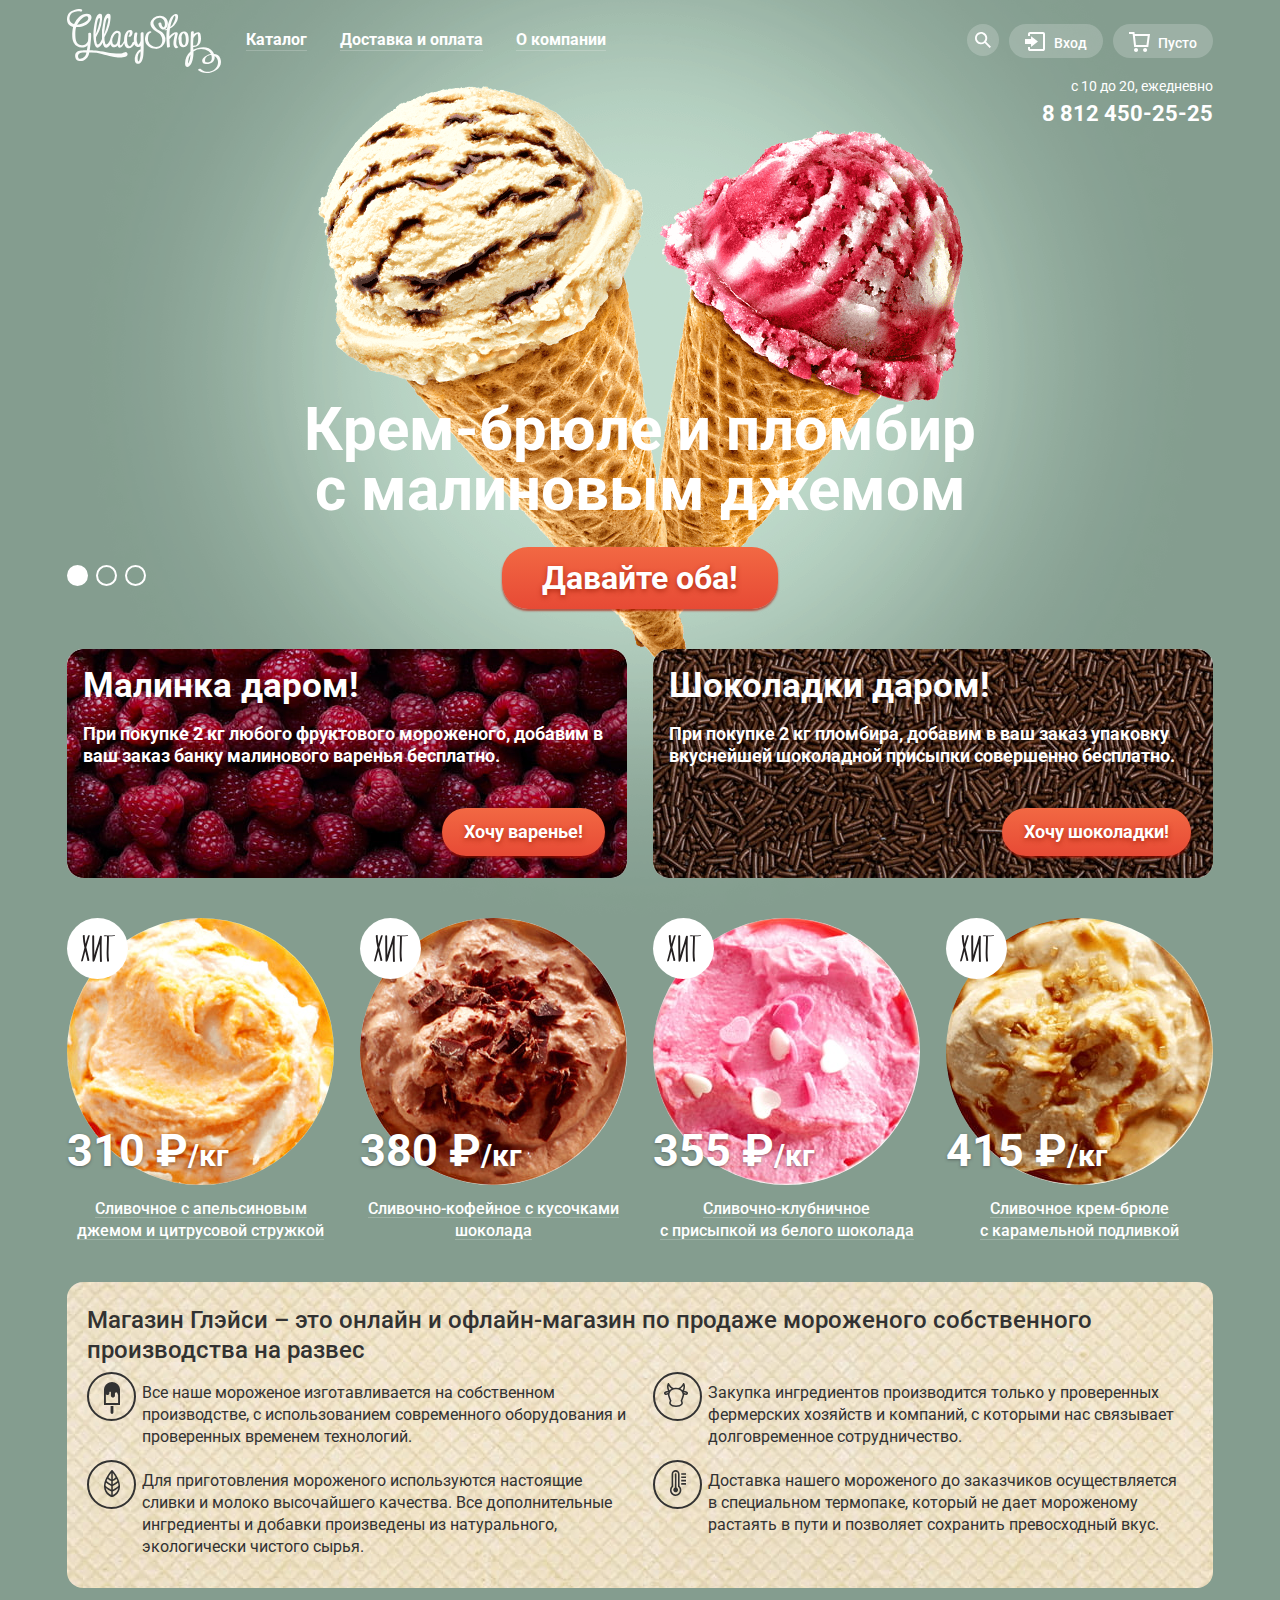
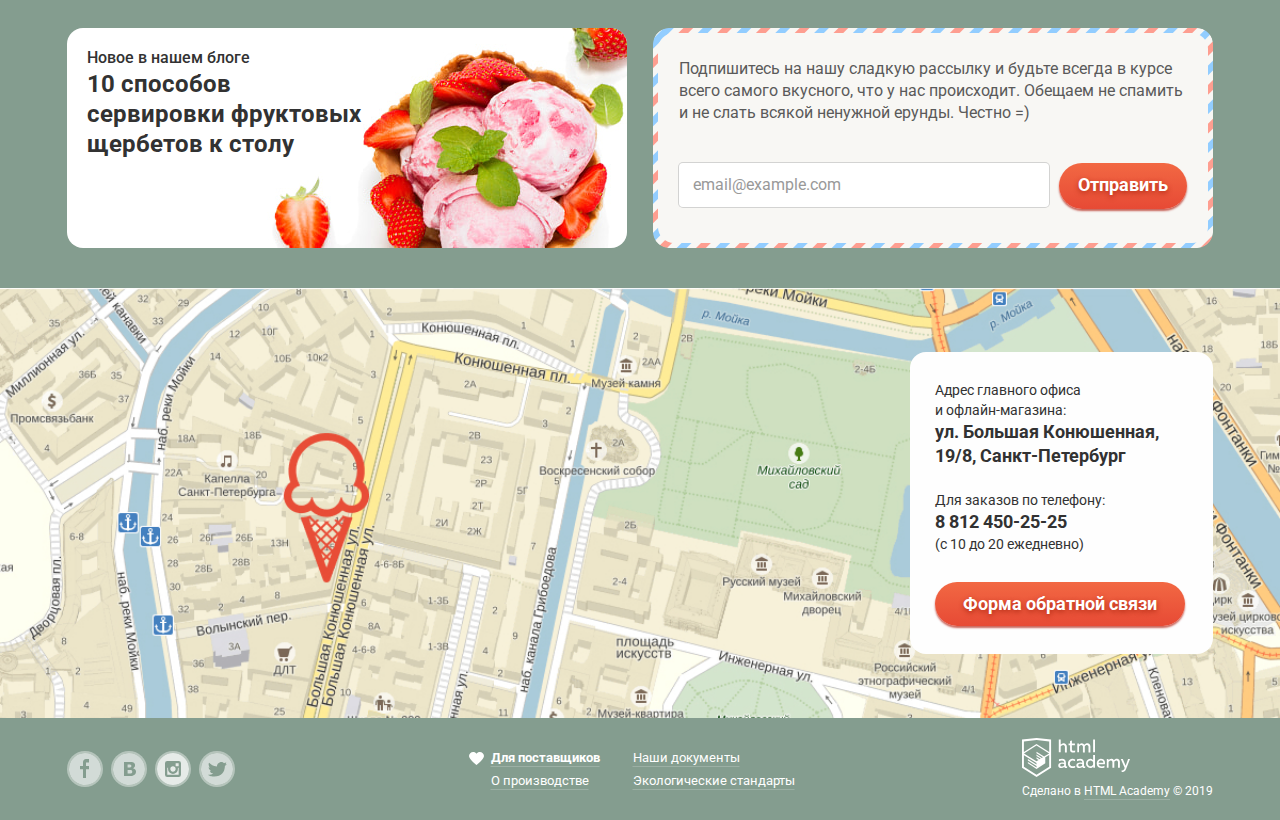
<file: index.html>
<!DOCTYPE html>
<html class="page" lang="ru">

<head>
  <meta charset="utf-8">
  <title>HTML Academy: Глейси</title>
  <link href="https://fonts.googleapis.com/css2?family=Roboto:wght@400;500;700&display=swap" rel="stylesheet">
  <link href="css/normalize.css" rel="stylesheet">
  <link href="css/style.min.css" rel="stylesheet">
</head>

<body class="index-1 page-body">
  <header class="header">
    <div class="container">
      <div class="header__top">
        <div class="header__logo">
          <a class="logo-link">
            <img src="img/logo.svg" width="154" height="64" alt="Логотип Глейси">
          </a>
        </div>
        <nav class="nav">
          <ul class="nav__list list">
            <li class="nav__item dropdown">
              <a class="link nav__link" href="#">Каталог</a>
              <section class="dropdown__menu dropdown__menu--sub-nav">
                <div class="sub-nav">
                  <h2 class="sub-nav__title">
                  <strong>Новинки</strong>
                  </h2>
                  <div class="sub-nav__items">
                    <a class="sub-nav__link" href="catalog.html">Сливочное</a>
                    <a class="sub-nav__link" href="">Щербеты</a>
                    <a class="sub-nav__link" href="">Фруктовый лед</a>
                    <a class="sub-nav__link" href="">Малорин</a>
                  </div>
                </div>
              </section>
            </li>
            <li class="nav__item">
              <a class="link nav__link" href="#">Доставка и оплата</a>
            </li>
            <li class="nav__item">
              <a class="link nav__link" href="#">О компании</a>
            </li>
          </ul>
        </nav>
        <div class="user-nav">
          <div class="user-nav__item dropdown">
            <a class="user-nav__link search" href="search.html" aria-label="Поиск"></a>
            <section class="dropdown__menu">
              <form class="search-form" action="https://echo.htmlacademy.ru" method="get">
                <label class="field-text" aria-label="Форма поиска">
                  <input class="field-text__input" type="search" name="search" placeholder="крем-брюле">
                </label>
              </form>
            </section>
          </div>
          <div class="user-nav__item dropdown">
            <a class="user-nav__link login" href="login.html">Вход</a>
            <section class="dropdown__menu">
              <form class="login-form" action="https://echo.htmlacademy.ru" method="post">
                <h2 class="visually-hidden">Личный кабинет</h2>
                <p class="login-form__item">
                  <label class="field-text" aria-label="Введите e-mail">
                    <input class="field-text__input" type="email" name="e-mail" placeholder="email@example.com" required>
                  </label>
                </p>
                <p class="login-form__item">
                  <label class="field-text" aria-label="Введите пароль">
                    <input class="field-text__input" type="password" name="password" placeholder="......" required>
                  </label>
                </p>
                <p class="login-form__half">
                  <button class="btn login-form__button" type="submit">Войти</button>
                </p>
                <p class="login-form__half">
                  <a class="link-dark login-form__link" href="">Забыли пароль?</a>
                  <a class="link-dark login-form__link" href="">Новая регистрация</a>
                </p>
              </form>
            </section>
          </div>
          <div class="user-nav__item dropdown">
            <a class="user-nav__link cart-empty" href="cart.html">Пусто
            </a>
          </div>
        </div>
      </div>
      <div class="header-contacts">
        <p class="header-contacts__schedule">с 10 до 20, ежедневно</p>
        <a class="header-contacts__tel" href="tel:+78124502525" aria-label="Номер телефона">8 812 450-25-25</a>
      </div>
    </div>
  </header>
  <main class="main">
    <h1 class="visually-hidden">Магазин мороженого Глейси</h1>
    <section class="slider">
      <div class="container">
        <div class="slider__content">
          <div class="slider__slides">
            <div class="slider__item slide slide--current">
              <p class="slide__text">Крем-брюле и пломбир с малиновым джемом</p>
              <a class="btn slide__button" href="">Давайте оба!</a>
            </div>
            <div class="slider__item slide">
              <p class="slide__text">Шоколадный пломбир и лимонный сорбет</p>
              <a class="btn slide__button" href="">Давайте оба!</a>
            </div>
            <div class="slider__item slide">
              <p class="slide__text">Пломбир с помадкой и клубничный щербет</p>
             <a class="btn slide__button" href="">Давайте оба!</a>
            </div>
          </div>
          <div class="slider__controls">
            <button class="slider__button slider__button--current" type="button" data-number="1" aria-label="Первый слайд"></button>
            <button class="slider__button" type="button" data-number="2" aria-label="Второй слайд"></button>
            <button class="slider__button" type="button" data-number="3" aria-label="Третий слайд"></button>
          </div>
        </div>
      </div>
    </section>
    <section class="banner">
      <div class="container">
        <div class="banner__content">
          <h2 class="visually-hidden">Акции</h2>
          <article class="promo promo--bg-left">
            <h3 class="promo__title">Малинка даром!</h3>
            <p class="promo__text">При покупке 2 кг любого фруктового мороженого, добавим в ваш заказ банку малинового варенья бесплатно.</p>
            <p class="promo__button-box">
              <a class="btn promo__button" href="">Хочу варенье!</a>
            </p>
          </article>
          <article class="promo promo--bg-right">
              <h3 class="promo__title">Шоколадки даром!</h3>
              <p class="promo__text">При покупке 2 кг пломбира, добавим в ваш заказ упаковку вкуснейшей шоколадной присыпки совершенно бесплатно.</p>
              <p class="promo__button-box">
                <a class="btn promo__button" href="">Хочу шоколадки!</a>
              </p>
          </article>
        </div>
      </div>
    </section>
    <section class="products-catalog">
      <div class="container products-catalog__container">
        <h2 class="visually-hidden">Хиты продаж</h2>
        <div class="products-catalog__cards">
          <article class="product product--hit">
            <img class="product__img" src="img/ic-1.jpg" alt="Мороженное с апельсиновым джемом" width="267" height="267">
            <h3 class="product__title">
              <a class="link product__link" href="#">Сливочное с апельсиновым джемом и цитрусовой стружкой</a>
            </h3>
            <p class="product__cost">310 ₽<span class="product__weight">/кг</span></p>
            <a class="btn product__button">Быстрый просмотр</a>
          </article>
          <article class="product product--hit">
            <img class="product__img" src="img/ic-2.jpg" alt="Кофейное мороженное с шоколадной стружкой" width="267" height="267">
            <h3 class="product__title">
              <a href="" class="link product__link">Сливочно-кофейное с кусочками шоколада</a>
            </h3>
            <p class="product__cost">380 ₽<span class="product__weight">/кг</span></p>
            <a class="btn product__button">Быстрый просмотр</a>
          </article>
          <article class="product product--hit">
            <img class="product__img" src="img/ic-3.jpg" alt="Клубничное мороженное с сердечками из белого шоколада" width="267" height="267">
            <h3 class="product__title">
              <a href="" class="link product__link">Сливочно-клубничное с&nbsp;присыпкой из белого шоколада</a>
            </h3>
            <p class="product__cost">355 ₽<span class="product__weight">/кг</span></p>
            <a class="btn product__button">Быстрый просмотр</a>
          </article>
          <article class="product product--hit">
            <img class="product__img" src="img/ic-4.jpg" alt="Крем-брюле с карамельное подливкой" width="267" height="267">
            <h3 class="product__title">
              <a href="" class="link product__link">Сливочное крем-брюле с&nbsp;карамельной подливкой</a>
            </h3>
            <p class="product__cost">415 ₽<span class="product__weight">/кг</span></p>
            <a class="btn product__button">Быстрый просмотр</a>
          </article>
        </div>
      </div>
    </section>
    <section class="about">
      <div class="container">
        <div class="about__content">
          <h2 class="about__title">Магазин Глэйси – это онлайн и офлайн-магазин по продаже мороженого собственного производства на развес</h2>
          <div class="about__wrapper">
            <p class="about__item about__item--icon-1">Все наше мороженое изготавливается на собственном производстве, с использованием современного оборудования и проверенных временем технологий.
            </p>
            <p class="about__item about__item--icon-2">Закупка ингредиентов производится только у проверенных фермерских хозяйств и компаний, с которыми нас связывает долговременное сотрудничество.
            </p>
            <p class="about__item about__item--icon-3">Для приготовления мороженого используются настоящие сливки и молоко высочайшего качества. Все дополнительные ингредиенты и добавки произведены из натурального, экологически чистого сырья.
            </p>
            <p class="about__item about__item--icon-4">Доставка нашего мороженого до заказчиков осуществляется в&nbsp;специальном термопаке, который не дает мороженому растаять в пути и позволяет cохранить превосходный вкус.
            </p>
          </div>
        </div>
      </div>
    </section>
    <section class="banner">
      <div class="container">
        <div class="banner__content">
          <h2 class="visually-hidden">Блог и рассылка</h2>
          <article class="blog">
            <h3 class="blog__title">Новое в нашем блоге</h3>
            <div class="blog__news">
              <a class="link-dark blog__link" href="#">10 способов сервировки фруктовых щербетов к&nbsp;столу</a>
            </div>
          </article>
          <div class="subscription">
            <div class="subscription__wrapper">
                <p class="subscription__text">Подпишитесь на нашу сладкую рассылку и будьте всегда в курсе всего самого вкусного, что у нас происходит. Обещаем не спамить и не слать всякой ненужной ерунды. Честно =)</p>
                <form class="form subscription__form" action="https://echo.htmlacademy.ru" method="post">
                  <label class="field-text subscription__field-text">
                    <input class="field-text__input subscription__input" type="email" name="e-mail" placeholder="email@example.com">
                  </label>
                  <button class="btn subscription__button" type="submit">Отправить</button>
                </form>
            </div>
          </div>
        </div>
      </div>
    </section>
    <section class="map">
      <div class="map-container">
        <article class="contacts">
          <h2 class="visually-hidden">Контактная инфрмация</h2>
          <span class="contacts__text">Адрес главного офиса и&nbsp;офлайн-магазина:</span>
          <strong class="contacts__address">ул. Большая Конюшенная, 19/8, Санкт-Петербург</strong>
          <span class="contacts__text">Для заказов по телефону:</span>
          <a class="contacts__tel" href="tel:+78124502525" aria-label="Номер телефона">8 812 450-25-25</a>
          <span class="contacts__schedule">(с 10 до 20 ежедневно)</span>
          <a class="btn contacts__button" href="feedback.html">Форма обратной связи</a>
        </article>
      </div>
      <h2 class="visually-hidden">Адрес магазина Глейси</h2>
      <iframe class="map__link" src="https://www.google.com/maps/embed?pb=!1m18!1m12!1m3!1d1998.6037872586862!2d30.320853350878192!3d59.93871648178723!2m3!1f0!2f0!3f0!3m2!1i1024!2i768!4f13.1!3m3!1m2!1s0x4696310fca145cc1%3A0x42b32648d8238007!2z0JHQvtC70YzRiNCw0Y8g0JrQvtC90Y7RiNC10L3QvdCw0Y8g0YPQuy4sIDE5LzgsINCh0LDQvdC60YIt0J_QtdGC0LXRgNCx0YPRgNCzLCAxOTExODY!5e0!3m2!1sru!2sru!4v1589553581861!5m2!1sru!2sru" width="1200" height="430" style="border:0;" allowfullscreen title="ул. Большая Конюшенная, 19/8, Санкт-Петербург" tabindex="0"></iframe>
    </section>
  </main>
  <footer class="footer">
    <div class="container">
      <div class="footer__wrapper">
        <section class="footer__item social">
          <h2 class="visually-hidden">Социальные сети</h2>
          <a href="" class="social__link social__link--facebook" aria-label="Фейсбук">
          </a>
          <a href="" class="social__link social__link--vkontakte" aria-label="Вконтакте">
          </a>
          <a href="" class="social__link social__link--instagram" aria-label="Инстаграм">
          </a>
          <a href="" class="social__link social__link--twitter" aria-label="Твиттер">
          </a>
        </section>
        <section class="footer__item documents">
          <h2 class="visually-hidden">Документы компании</h2>
          <a class="documents__link documents__link--heart link" href="#">
            <strong>Для поставщиков</strong>
          </a>
          <a class="documents__link link" href="#">
            Наши документы
          </a>
          <a class="documents__link link" href="#">
            О производстве
          </a>
          <a class="documents__link link" href="#">
            Экологические стандарты
          </a>
        </section>
        <div class="footer__item copyright">
          <a class="copyright__logo-link" href="https://htmlacademy.ru/intensive/htmlcss" aria-label="Перейти на HTML Академию">
          </a>
          <p class="copyright__text">Сделано в <a class="copyright__link link" href="https://htmlacademy.ru/intensive/htmlcss">HTML Academy</a> &copy; 2019
          </p>
        </div>
      </div>
    </div>
  </footer>
  <div class="modal-overlay"></div>
  <section class="modal feedback">
    <h2 class="visually-hidden">Обратная связь</h2>
    <form class="feedback-form" action="https://echo.htmlacademy.ru" method="post">
      <p class="feedback-form__text">Мы обязательно вам ответим!</p>
      <p class="feedback-form__item">
        <label class="field-text" aria-label="Введите имя">
          <input class="field-text__input feedback-form__input" type="text" name="username" placeholder="Имя Фамилия">
        </label>
      </p>
      <p class="feedback-form__item">
        <label class="field-text" aria-label="Введите email">
            <input class="field-text__input feedback-form__input" type="email" name="usermail" placeholder="email@example.com">
        </label>
      </p>
      <p class="feedback-form__item feedback-form__item--xl">
      <textarea class="field-text__input feedback-form__textarea" name="comment" id="comment-field" cols="30" rows="5" placeholder="В свободной форме"></textarea>
        <label class="field-text visually-hidden" aria-label="Введите сообщение" for="comment-field"></label>
      </p>
      <p class="feedback-form__button-box">
        <button class="btn feedback-form__button" type="submit">Отправить</button>
      </p>
    </form>
    <button class="modal__close" type="button" aria-label="Закрыть"></button>
  </section>
  <script src="js/script.min.js"></script>
</body>

</html>
</file>
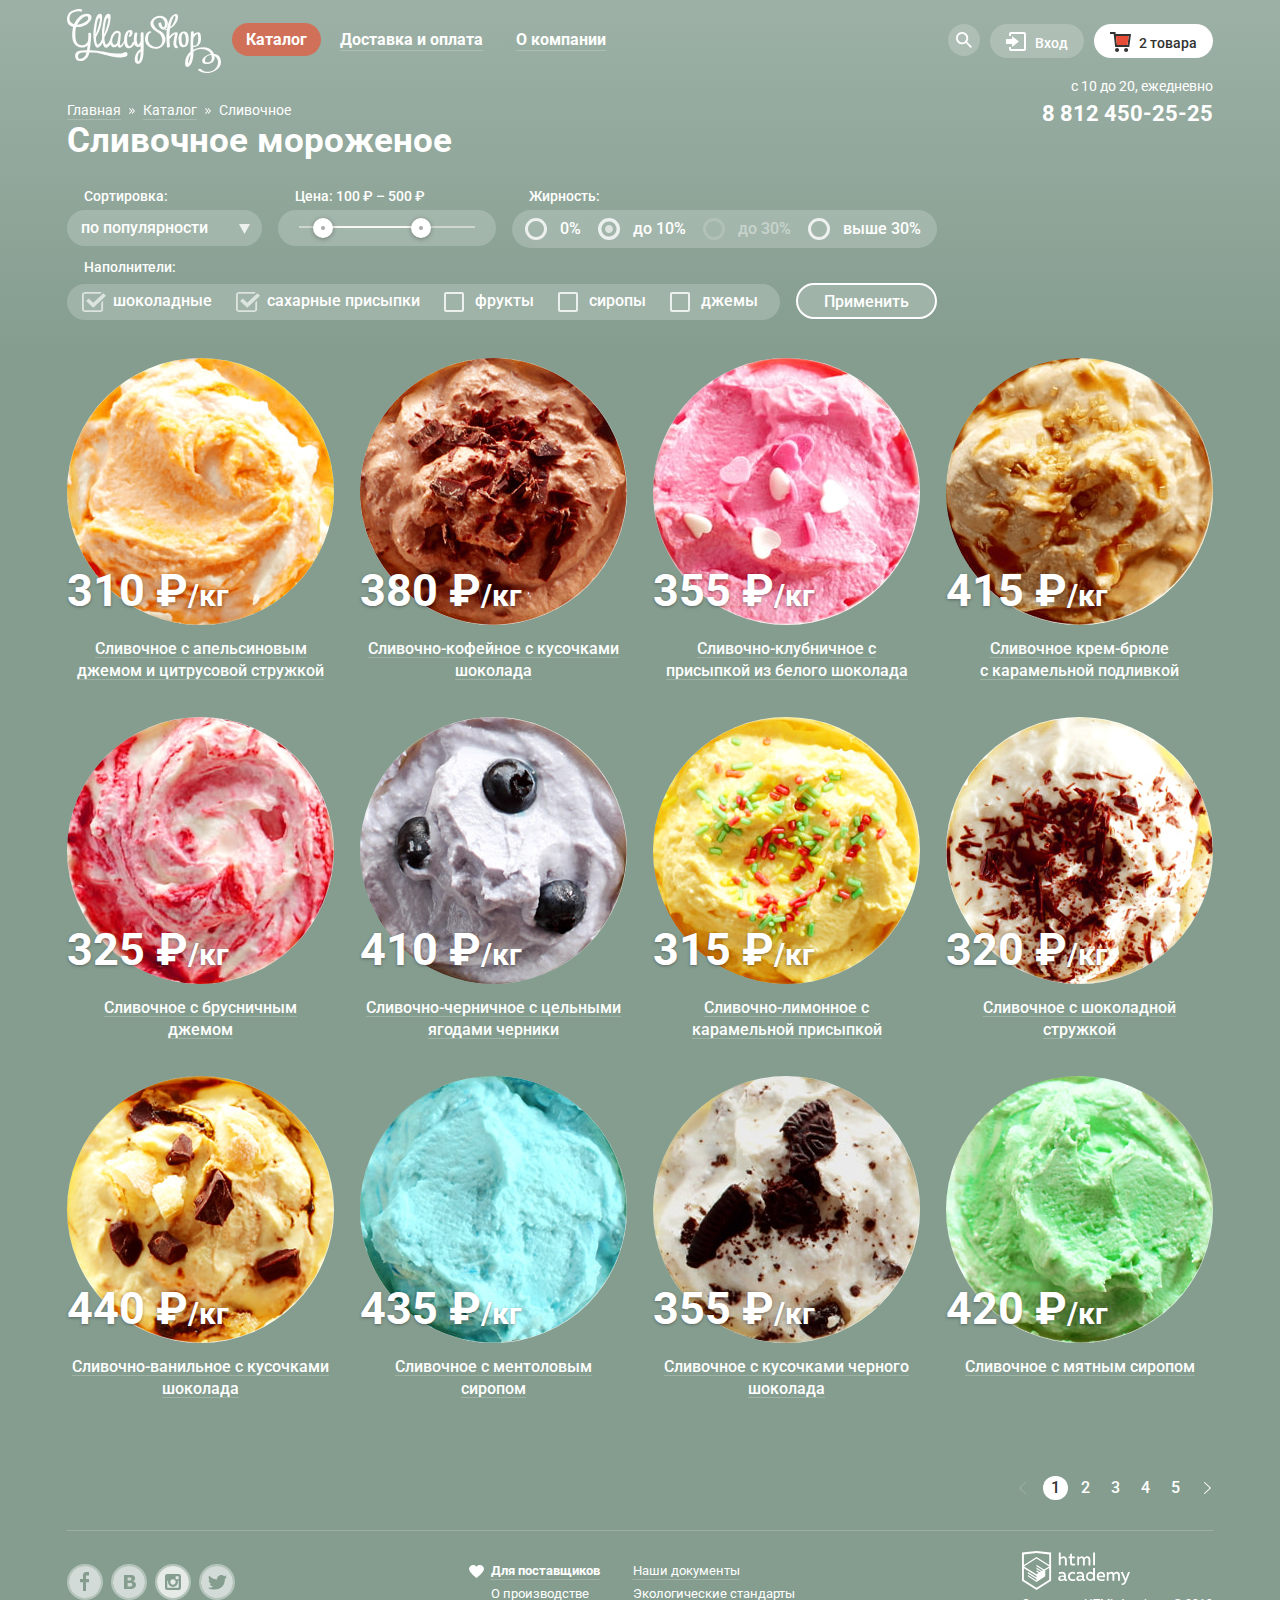
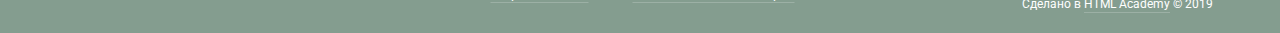
<file: catalog.html>
<!DOCTYPE html>
<html class="page" lang="ru">

<head>
  <meta charset="UTF-8">
  <title>Каталог Глейси</title>
  <link href="https://fonts.googleapis.com/css2?family=Roboto:wght@400;500;700&display=swap" rel="stylesheet">
  <link href="css/normalize.css" rel="stylesheet">
  <link href="css/style.min.css" rel="stylesheet">
</head>

<body class="page-body page-catalog">
  <header class="header">
    <div class="container">
      <div class="header__top">
        <div class="header__logo">
          <a class="logo-link" href="index.html" aria-label="Переход на главную страницу">
            <img src="img/logo.svg" width="154" height="64" alt="Логотип Глейси">
          </a>
        </div>
        <nav class="nav">
          <ul class="nav__list list">
            <li class="nav__item dropdown">
              <a class="nav__link nav__link--active">Каталог</a>
              <section class="dropdown__menu dropdown__menu--sub-nav">
                <div class="sub-nav">
                  <h2 class="sub-nav__title">
                  <strong>Новинки</strong>
                  </h2>
                  <div class="sub-nav__items">
                    <a class="sub-nav__link sub-nav__link--current">Сливочное</a>
                    <a class="sub-nav__link" href="">Щербеты</a>
                    <a class="sub-nav__link" href="">Фруктовый лед</a>
                    <a class="sub-nav__link" href="">Малорин</a>
                  </div>
                </div>
              </section>
            </li>
            <li class="nav__item">
              <a class="link nav__link" href="#">Доставка и оплата</a>
            </li>
            <li class="nav__item">
              <a class="link nav__link" href="#">О компании</a>
            </li>
          </ul>
        </nav>
        <div class="user-nav">
          <div class="user-nav__item dropdown">
            <a class="user-nav__link search" href="search.html" aria-label="Поиск">
            </a>
            <section class="dropdown__menu dropdown__menu--search">
              <form class="search-form" action="https://echo.htmlacademy.ru" method="get">
                <label class="field-text" aria-label="Форма поиска">
                  <input class="field-text__input" type="search" name="search" placeholder="крем-брюле">
                </label>
              </form>
            </section>
          </div>
          <div class="user-nav__item dropdown">
            <a class="user-nav__link login" href="login.html">Вход</a>
            <section class="dropdown__menu dropdown__menu--login">
              <form class="login-form" action="https://echo.htmlacademy.ru" method="post">
                <h2 class="visually-hidden">Личный кабинет</h2>
                <p class="login-form__item">
                  <label class="field-text" aria-label="Введите e-mail">
                    <input class="field-text__input" type="email" name="e-mail" placeholder="email@example.com" required>
                  </label>
                </p>
                <p class="login-form__item">
                  <label class="field-text" aria-label="Введите пароль">
                    <input class="field-text__input" type="password" name="password" placeholder="......" required>
                  </label>
                </p>
                <p class="login-form__half">
                  <button class="btn login-form__button" type="submit">Войти</button>
                </p>
                <p class="login-form__half">
                  <a class="link-dark login-form__link" href="">Забыли пароль?</a>
                  <a class="link-dark login-form__link" href="">Новая регистрация</a>
                </p>
              </form>
            </section>
          </div>
          <div class="user-nav__item dropdown">
            <a class="user-nav__link user-nav__link--active cart-full" href="cart.html">2 товара
            </a>
            <section class="dropdown__menu dropdown__menu--cart">
              <div class="cart">
                <div class="cart__box">
                  <div class="cart__item">
                    <button class="cart__del-button" type="button" aria-label="Удалить товар"></button>
                    <span class="cart__item-img">
                      <img class="cart__img" src="img/ic-1.jpg" width="33" height="33" alt="Пломбир с апельсиновым джемом">
                    </span>
                    <span class="cart__name">Пломбир с апельсиновым джемом</span>
                    <p class="cart__weight">1,5 кг х <span>200 руб.</span></p>
                    <span class="cart__price">300 руб.</span>
                  </div>
                  <div class="cart__item">
                    <button class="cart__del-button" type="button" aria-label="Удалить товар"></button>
                    <span class="cart__item-img">
                      <img class="cart__img" src="img/ic-3.jpg" width="33" height="33" alt="Клубничный пломбир">
                    </span>
                    <span class="cart__name">Клубничный пломбир с присыпкой из белого шоколада</span>
                    <p class="cart__weight">1,5 кг х <span>300 руб.</span></p>
                    <span class="cart__price">450 руб.</span>
                  </div>
                </div>
                <p class="cart__tolal">Итого: 750 руб.</p>
                <a class="btn cart__button" href="">Оформить заказ</a>
              </div>
            </section>
          </div>
        </div>
      </div>
      <div class="header-contacts catalog-box">
        <p class="header-contacts__schedule catalog-box__schedule">с 10 до 20, ежедневно</p>
        <a class="header-contacts__tel catalog-box__tel" href="tel:+78124502525" aria-label="Номер телефона">8 812 450-25-25</a>
        <nav class="breadcrumbs" aria-label="Навигация по сайту">
          <ul class="breadcrumbs__list list">
            <li class="breadcrumbs__item">
              <a class="breadcrumbs__link link" href="index.html">Главная</a>
            </li>
            <li class="breadcrumbs__item">
              <a class="breadcrumbs__link link" href="#">Каталог</a>
            </li>
            <li class="breadcrumbs__item">Сливочное
            </li>
          </ul>
        </nav>
      </div>
    </div>
  </header>
  <main class="catalog-main">
    <div class="container">
      <h1 class="catalog-main__title">Сливочное мороженое</h1>
      <section class="filters">
        <h2 class="visually-hidden">Фильтр товаров</h2>
        <form class="filters__form" action="https://echo.htmlacademy.ru" method="get">
          <fieldset class="filters__item select">
            <legend class="filters__name">Сортировка:</legend>
            <select class="filters__bg select__controls" name="sorting" id="sorting">
              <option class="select__item" value="popular">по популярности</option>
              <option class="select__item" value="low price">сначала недорогие</option>
              <option class="select__item" value="high price">сначала дорогие</option>
              <option class="select__item" value="fat">по жирности</option>
            </select>
            <label class="visually-hidden" for="sorting">Сортировка мороженого</label>
          </fieldset>
          <fieldset class="filters__item range">
            <legend class="filters__name">Цена: 100 ₽ – 500 ₽</legend>
            <div class="filters__bg range__controls">
              <div class="scale">
                <div class="scale__bar"></div>
              </div>
              <div class="toggle toggle--min" tabindex="0" style="left: 16%"> </div>
              <div class="toggle toggle--max" tabindex="0" style="left: 61%"> </div>
            </div>
          </fieldset>
          <fieldset class="filters__item radiobuttons">
            <legend class="filters__name">Жирность:</legend>
            <div class="filters__bg radiobuttons__controls">
              <div class="option radiobuttons__option">
                <input class="option__input" type="radio" name="fat" value="0%" id="0%">
                <label class="option__label radiobuttons__label" for="0%">0%</label>
              </div>
              <div class="option radiobuttons__option">
                <input class="option__input" type="radio" name="fat" value="до 10%" id="to 10%" checked>
                <label class="option__label radiobuttons__label" for="to 10%">до 10%</label>
              </div>
              <div class="option radiobuttons__option">
                <input class="option__input" type="radio" name="fat" value="до 30%" id="to 30%" disabled>
                <label class="option__label radiobuttons__label" for="to 30%">до 30%</label>
              </div>
              <div class="option  radiobuttons__option">
                  <input class="option__input" type="radio" name="fat" value="выше 30%" id="above 30%">
                <label class="option__label radiobuttons__label" for="above 30%">выше 30%</label>
              </div>
            </div>
          </fieldset>
          <fieldset class="filters__item checkbox">
            <legend class="filters__name">Наполнители:</legend>
            <div class="filters__bg checkbox__controls">
              <div class="option checkbox__option">
                <input type="checkbox" class="option__input" name="chocolate" id="chocolate" checked>
                <label class="option__label checkbox__label" for="chocolate">шоколадные</label>
              </div>
              <div class="option checkbox__option">
                <input type="checkbox" class="option__input" name="sugar" id="sugar" checked>
                <label class="option__label checkbox__label" for="sugar">сахарные присыпки</label>
              </div>
              <div class="option checkbox__option">
                <input type="checkbox" class="option__input" name="fruit" id="fruit">
                <label class="option__label checkbox__label" for="fruit">фрукты</label>
              </div>
              <div class="option checkbox__option">
                <input type="checkbox" class="option__input" name="syrop" id="syrop">
                <label class="option__label checkbox__label" for="syrop">сиропы</label>
              </div>
              <div class="option checkbox__option">
                <input type="checkbox" class="option__input" name="jam" id="jam">
                <label class="option__label checkbox__label" for="jam">джемы</label>
              </div>
            </div>
          </fieldset>
          <button  class="filters__bg filter-button" type="submit">Применить</button>
        </form>
      </section>
      <section class="products-catalog">
        <h2 class="visually-hidden">Каталог мороженого</h2>
        <div class="products-catalog__cards">
          <article class="product">
            <a href="#" class="product__link-img"><img class="product__img" src="img/ic-1.jpg" alt="Мороженное с апельсиновым джемом" width="267" height="267">
            </a>
            <h3 class="product__title">
              <a class="link product__link" href="#">Сливочное с апельсиновым джемом и цитрусовой стружкой</a>
            </h3>
            <p class="product__cost">310 ₽<span class="product__weight">/кг</span></p>
            <a class="btn product__button">Быстрый просмотр</a>
          </article>
          <article class="product">
            <a href="#" class="product__link-img"><img class="product__img" src="img/ic-2.jpg" alt="Кофейное мороженное с шоколадной стружкой" width="267" height="267">
            </a>
            <h3 class="product__title">
              <a href="" class="link product__link">Сливочно-кофейное с кусочками шоколада</a>
            </h3>
            <p class="product__cost">380 ₽<span class="product__weight">/кг</span></p>
            <a class="btn product__button">Быстрый просмотр</a>
          </article>
          <article class="product">
            <a href="#" class="product__link-img"><img class="product__img" src="img/ic-3.jpg" alt="Клубничное мороженное с сердечками из белого шоколада" width="267" height="267">
            </a>
            <h3 class="product__title">
              <a href="" class="link product__link">Сливочно-клубничное с присыпкой из белого шоколада</a>
            </h3>
            <p class="product__cost">355 ₽<span class="product__weight">/кг</span></p>
            <a class="btn product__button">Быстрый просмотр</a>
          </article>
          <article class="product">
            <a href="#" class="product__link-img">
              <img class="product__img" src="img/ic-4.jpg" alt="Крем-брюле с карамельное подливкой" width="267" height="267">
            </a>
            <h3 class="product__title">
              <a href="" class="link product__link">Сливочное крем-брюле с&nbsp;карамельной подливкой</a>
            </h3>
            <p class="product__cost">415 ₽<span class="product__weight">/кг</span></p>
            <a class="btn product__button">Быстрый просмотр</a>
          </article>
          <article class="product">
            <a href="#" class="product__link-img">
              <img class="product__img" src="img/ic-5.jpg" alt="Сливочное с брусничным джемом" width="267" height="267">
            </a>
            <h3 class="product__title">
              <a href="" class="link product__link">Сливочное с брусничным джемом</a>
            </h3>
            <p class="product__cost">325 ₽<span class="product__weight">/кг</span></p>
            <a class="btn product__button">Быстрый просмотр</a>
          </article>
          <article class="product">
            <a href="#" class="product__link-img">
              <img class="product__img" src="img/ic-6.jpg" alt="Сливочно-черничное с цельными ягодами черники" width="267" height="267">
            </a>
            <h3 class="product__title">
              <a href="" class="link product__link">Сливочно-черничное с цельными ягодами черники</a>
            </h3>
            <p class="product__cost">410 ₽<span class="product__weight">/кг</span></p>
            <a class="btn product__button">Быстрый просмотр</a>
          </article>
          <article class="product">
            <a href="#" class="product__link-img">
              <img class="product__img" src="img/ic-7.jpg" alt="Сливочно-лимонное с карамельной присыпкой" width="267" height="267">
            </a>
            <h3 class="product__title">
              <a href="" class="link product__link">Сливочно-лимонное с карамельной присыпкой</a>
            </h3>
            <p class="product__cost">315 ₽<span class="product__weight">/кг</span></p>
            <a class="btn product__button">Быстрый просмотр</a>
          </article>
          <article class="product">
            <a href="#" class="product__link-img">
              <img class="product__img" src="img/ic-8.jpg" alt="Сливочное с шоколадной стружкой" width="267" height="267">
            </a>
            <h3 class="product__title">
              <a href="" class="link product__link">Сливочное с шоколадной стружкой
            </a>
            </h3>
            <p class="product__cost">320 ₽<span class="product__weight">/кг</span></p>
            <a class="btn product__button">Быстрый просмотр</a>
          </article>
          <article class="product">
            <a href="#" class="product__link-img">
              <img class="product__img" src="img/ic-9.jpg" alt="Сливочно-ванильное с кусочками шоколада" width="267" height="267">
            </a>
            <h3 class="product__title">
              <a href="" class="link product__link">Сливочно-ванильное с&nbsp;кусочками шоколада</a>
            </h3>
            <p class="product__cost">440 ₽<span class="product__weight">/кг</span></p>
            <a class="btn product__button">Быстрый просмотр</a>
          </article>
          <article class="product">
            <a href="#" class="product__link-img">
              <img class="product__img" src="img/ic-10.jpg" alt="Сливочноe с ментоловым сиропом" width="267" height="267">
            </a>
            <h3 class="product__title">
              <a href="" class="link product__link">Сливочноe с ментоловым сиропом</a>
            </h3>
            <p class="product__cost">435 ₽<span class="product__weight">/кг</span></p>
            <a class="btn product__button">Быстрый просмотр</a>
          </article>
          <article class="product">
            <a href="#" class="product__link-img">
              <img class="product__img" src="img/ic-11.jpg" alt="Сливочное с кусочками черного шоколада" width="267" height="267">
            </a>
            <h3 class="product__title">
              <a href="" class="link product__link">Сливочное с кусочками черного шоколада</a>
            </h3>
            <p class="product__cost">355 ₽<span class="product__weight">/кг</span></p>
            <a class="btn product__button">Быстрый просмотр</a>
          </article>
          <article class="product">
            <a href="#" class="product__link-img">
              <img class="product__img" src="img/ic-12.jpg" alt="Сливочное с мятным сиропом" width="267" height="267">
            </a>
            <h3 class="product__title">
              <a href="" class="link product__link">Сливочное с мятным сиропом</a>
            </h3>
            <p class="product__cost">420 ₽<span class="product__weight">/кг</span></p>
            <a class="btn product__button">Быстрый просмотр</a>
          </article>
        </div>
      </section>
      <section class="pagination" aria-label="Пагинация">
        <div class="pagination__wrapper">
          <a class="pagination__arrow pagination__arrow--disabled" href="" aria-label="Перейти на предыдущую страницу каталога">Назад</a>
          <a class="pagination__link pagination__link--current">1</a>
          <a class="pagination__link" href="#" aria-label="Перейти на вторую страницу каталога">2</a>
          <a class="pagination__link" href="#" aria-label="Перейти на третью страницу каталога">3</a>
          <a class="pagination__link" href="#" aria-label="Перейти на четвертую страницу каталога">4</a>
          <a class="pagination__link" href="#" aria-label="Перейти на пятую страницу каталога">5</a>
          <a class="pagination__arrow" href="" aria-label="Перейти на следующую страницу каталога">Вперед</a>
        </div>
      </section>
    </div>
  </main>
  <footer class="footer">
    <div class="container">
      <div class="footer__wrapper">
        <section class="footer__item social">
          <h2 class="visually-hidden">Социальные сети</h2>
          <a href="" class="social__link social__link--facebook" aria-label="Фейсбук">
          </a>
          <a href="" class="social__link social__link--vkontakte" aria-label="Вконтакте">
          </a>
          <a href="" class="social__link social__link--instagram" aria-label="Инстаграм">
          </a>
          <a href="" class="social__link social__link--twitter" aria-label="Твиттер">
          </a>
        </section>
        <section class="footer__item documents">
          <h2 class="visually-hidden">Документы компании</h2>
          <a class="documents__link documents__link--heart link" href="#">
            <strong>Для поставщиков</strong>
          </a>
          <a class="documents__link link" href="#">
            Наши документы
          </a>
          <a class="documents__link link" href="#">
            О производстве
          </a>
          <a class="documents__link link" href="#">
            Экологические стандарты
          </a>
        </section>
        <div class="footer__item copyright">
          <a class="copyright__logo-link" href="https://htmlacademy.ru/intensive/htmlcss" aria-label="Перейти на HTML Академию">
          </a>
          <p class="copyright__text">Сделано в <a class="copyright__link link" href="https://htmlacademy.ru/intensive/htmlcss">HTML Academy</a> &copy; 2019
          </p>
        </div>
      </div>
    </div>
  </footer>

</body>

</html>
</file>
<file: css/style.min.css>
:root{--basic-black:#000000;--basic-extra-dark:#ababab;--basic-light-dark:#5A5A5A;--basic-dark:#323232;--hover-light:#FFBC9E;--hover-dark:#E84D37;--basic-white:#ffffff;--basic-gray:#696969;--placeholder-color:#999999;--text-shadow:0px 1px 3px rgba(49, 50, 53, 0.5);--btn-text-shadow:0px 2px 5px rgba(160, 32, 11, 0.76);--cart-bottom-line:#CACAC7;--bg-form:#F8F7F4;--bg-form-shadow:0px 20px 20px rgba(0, 0, 0, 0.4);--input-border:#D3D3D2;--input-border-feedback:rgba(178, 178, 178, 0.52);--input-border-feedback-cursor:rgba(46, 136, 228, 0.52);--bg-link-current:#D07058;--bg-link-hover:#FBDED7;--bg-link-active:#F6B5A5;--bg-link-underline-hover:rgba(255, 188, 158, 0.3);--bg-dark-link-underline:rgba(50, 50, 50, 0.3);--bg-dark-link-underline-hover:rgba(232, 77, 55, 0.3);--bg-blog-underline:#353535;--bg-basic:rgba(255, 255, 255, 0.2);--bg-button-link-active:#EDEDED;--bg-button:linear-gradient(180deg, #F26843 0%, #E74A35 100%);--bg-button-shadow:0px 2px 2px rgba(172, 16, 0, 0.64);--bg-button-hover:linear-gradient(0deg, rgba(255, 255, 255, 0.2), rgba(255, 255, 255, 0.2)),linear-gradient(180deg, #F26843 0%, #E74A35 100%);--bg-button-hover-shadow:0px 2px 2px #AC1000;--bg-button-active:linear-gradient(0deg, rgba(0, 0, 0, 0.07), rgba(0, 0, 0, 0.07)),linear-gradient(180deg, #F26843 0%, #E74A35 100%);--bg-button-active-shadow:inset 0px 2px 2px #942718;--bg-body-1:#849D8F;--bg-body-block:rgba(0, 0, 0, 0.3);--bg-body-2:#8996A6;--bg-body-3:#9D8B84;--bg-catalog:linear-gradient(to bottom,#9cb0a5 1%,#849d8f 40%);--bg-promo:#ca7070;--bg-about:#ffebcd;--bg-contacts:#fefefe;--bg-modal-close:#231F20}body{min-width:1200px;margin:0;font-size:14px;line-height:16px;font-family:Roboto,Arial,sans-serif;color:var(--basic-white)}*,::after,::before{box-sizing:border-box}img{max-width:100%;height:auto}.page{height:100%}.page-body{min-height:100%;display:grid;grid-template-rows:min-content 1fr min-content;align-content:start;background-repeat:no-repeat;background-position:center top}.page-catalog{background-color:var(--bg-body-1);background-image:var(--bg-catalog)}.index-1{background-color:var(--bg-body-1);background-image:url(../img/slider-1.png)}.index-2{background-color:var(--bg-body-2);background-image:url(../img/slider-2.png)}.index-3{background-color:var(--bg-body-3);background-image:url(../img/slider-3.png)}.visually-hidden{position:absolute;width:1px;height:1px;margin:-1px;padding:0;border:0;clip:rect(0 0 0 0);overflow:hidden}.container{width:1200px;margin:0 auto;padding:0 27px}.btn{display:inline-block;font:inherit;font-size:18px;line-height:24px;font-weight:700;text-align:center;vertical-align:middle;color:var(--basic-white);text-decoration:none;background:var(--bg-button);box-shadow:var(--bg-button-shadow);text-shadow:var(--btn-text-shadow);border:none;border-radius:26px}.btn:hover{background:var(--bg-button-hover);box-shadow:var(--bg-button-hover-shadow)}.btn:active,.btn:focus{outline:0;background:var(--bg-button-active);box-shadow:var(--bg-button-active-shadow)}.list{margin:0;padding:0;list-style:none}.link{color:var(--basic-white);text-decoration:underline;text-decoration-color:var(--bg-basic);text-underline-position:under}.link:active,.link:focus,.link:hover{color:var(--hover-light);text-decoration-color:var(--bg-link-underline);outline:0}.link-dark{color:var(--basic-dark);text-decoration:underline;text-decoration-color:var(--bg-dark-link-underline);text-underline-position:under}.link-dark:active,.link-dark:focus,.link-dark:hover{color:var(--hover-dark);text-decoration-color:var(--bg-dark-link-underline-hover);outline:0}.field-text__input{width:100%;padding:13px;font:inherit;font-weight:700;color:var(--basic-dark);background:var(--basic-white);border:none;border-radius:4px;box-shadow:0 0 0 1px var(--input-border)}.field-text__input:hover{box-shadow:0 0 0 2px var(--input-border)}.field-text__input:active,.field-text__input:focus{box-shadow:0 0 0 2px var(--input-border-feedback-cursor);outline:0}.field-text__input::-webkit-input-placeholder{font-weight:400;font-size:14px;line-height:16px;color:var(--placeholder-color)}.field-text__input::-ms-input-placeholder{font-weight:400;color:var(--placeholder-color)}.field-text__input::placeholder{font-weight:400;font-size:14px;line-height:16px;color:var(--placeholder-color)}.header__top{display:flex;margin-top:9px;margin-bottom:5px}.header__logo{margin-right:11px}.logo-link{display:inline-block;width:154px;height:64px;vertical-align:top}.nav{margin-right:100px;margin-top:21px}.nav__list{position:relative;display:flex;flex-wrap:wrap}.nav__item{position:relative;margin-bottom:15px}.nav__item:not(:last-child){margin-right:5px}.nav__link{position:relative;padding:7px 14px;font-size:16px;line-height:20px;font-weight:700;border-radius:26px}.nav__link--active{text-decoration:none;background-color:var(--bg-link-current)}.nav__link:active,.nav__link:focus,.nav__link:hover{color:var(--basic-dark);text-decoration:none;background-color:var(--basic-white)}.nav__link:active,.nav__link:focus{outline:0;background:var(--bg-button-link-active);box-shadow:inset 0 2px 1px var(--basic-gray)}.dropdown__menu{position:absolute;top:21px;right:0;z-index:2;display:none;height:auto;padding-top:15px;color:var(--basic-dark);border-radius:4px}.dropdown:hover .dropdown__menu{display:block}.dropdown__menu--sub-nav{top:18px;left:-6px;width:143px}.sub-nav{background-color:var(--basic-white);box-shadow:var(--bg-form-shadow);border-radius:4px}.sub-nav__title{display:block;margin:0 6px;padding:10px 15px;font-size:14px;line-height:18px;border-bottom:1px solid rgba(50,50,50,.2)}.sub-nav__items{padding-top:5px;padding-bottom:5px}.sub-nav__link{display:block;padding:6px 6px 9px 21px;font-size:14px;line-height:16px;color:var(--basic-dark);text-decoration:none}.sub-nav__link--active,.sub-nav__link:hover{background-color:var(--bg-link-hover)}.sub-nav__link:active,.sub-nav__link:focus{background-color:var(--bg-link-active)}.sub-nav__link--current{color:var(--basic-white);background-color:var(--bg-link-current)}.user-nav{display:flex;margin-top:15px;margin-left:auto}.user-nav__item{position:relative}.user-nav__item:not(:last-child){margin-right:10px}.user-nav__link{position:relative;display:inline-block;vertical-align:top;padding:11px 16px 7px 45px;font-size:14px;line-height:16px;color:var(--basic-white);font-weight:500;text-decoration:none;background-color:var(--bg-basic);border-radius:20px}.user-nav__link::before{content:"";position:absolute;top:8px;left:16px;background-repeat:no-repeat;background-position:0 0}.user-nav__link--active,.user-nav__link:active,.user-nav__link:focus,.user-nav__link:hover{color:var(--basic-dark);background-color:var(--basic-white)}.search{position:relative;padding:8px;width:32px;height:32px;border-radius:50%;background-image:url(../img/search.svg);background-repeat:no-repeat;background-position:8px 8px}.search:active,.search:focus,.search:hover{outline:0;background-image:url(../img/search-hover.svg)}.search-form{width:340px;height:auto;padding:21px 15px;background-color:var(--bg-form);border-radius:4px;box-shadow:var(--bg-form-shadow)}.login::before{width:20px;height:19px;background-image:url(../img/login.svg)}.login:active::before,.login:focus::before,.login:hover::before{outline:0;background-image:url(../img/login-hover.svg)}.login-form{display:flex;flex-wrap:wrap;width:277px;height:auto;padding:21px 17px 22px 20px;background-color:var(--bg-form);border-radius:4px;box-shadow:var(--bg-form-shadow)}.login-form__item{width:100%;margin:0;margin-bottom:20px}.login-form__half{width:50%;margin:0;font-size:13px;line-height:15px}.login-form__button{padding:15px 25px;font-size:18px;line-height:16px;text-shadow:none}.login-form__link{display:inline-block;vertical-align:top;padding:4px 0 2px 1px}.cart-empty:before{width:21px;height:20px;background-image:url(../img/cart.svg)}.cart-empty:active::before,.cart-empty:focus::before,.cart-empty:hover::before{background-image:url(../img/cart-hover.svg)}.cart-full::before{width:21px;height:20px;background-image:url(../img/cart-full.svg)}.cart{display:flex;flex-direction:column;align-items:flex-end;width:539px;height:auto;padding:18px 14px 23px 20px;color:var(--basic-dark);background-color:var(--bg-form);border-radius:4px;box-shadow:var(--bg-form-shadow)}.cart__box{width:100%;margin-bottom:18px;padding-right:21px;font-size:13px;line-height:16px;border-bottom:1px solid var(--cart-bottom-line)}.cart__item{display:flex;align-items:baseline;margin-bottom:12px}.cart__del-button{display:inline-block;vertical-align:top;width:11px;height:11px;margin-right:9px;background-color:transparent;background-image:url(../img/delete-btn.svg);background-repeat:no-repeat;border:none;cursor:pointer}.cart__item-img{align-self:flex-start;margin-right:13px}.cart__name{display:inline-block;vertical-align:top;max-width:217px;margin-right:31px}.cart__weight{margin-right:auto;color:var(--basic-black)}.cart__weight span{color:var(--basic-extra-dark)}.cart__tolal{margin:0;margin-bottom:15px;font-weight:700;font-size:15px;line-height:16px}.cart__button{padding:9px 15px;text-shadow:none}.header-contacts{text-align:right}.header-contacts__schedule{margin:0;margin-bottom:8px;font-size:14px;line-height:16px}.header-contacts__tel{font-size:22px;line-height:24px;font-weight:700;color:var(--basic-white);text-decoration:none}.slider{margin-bottom:40px;padding-top:274px;text-align:center;color:var(--basic-white)}.slider__content{position:relative}.slider__item{animation:fade 1.5s}.slide{display:none}.slide--current{display:block}.slide__text{max-width:700px;margin:0 auto;margin-bottom:27px;font-weight:700;font-size:60px;line-height:60px}.slide__button{max-width:500px;padding:9px 40px;font-size:32px;line-height:44px}.slider__controls{position:absolute;bottom:23px;left:0;z-index:5;display:flex;justify-content:space-between;width:79px}.slider__button{width:21px;height:21px;background-color:transparent;border:2px solid var(--basic-white);border-radius:50%;cursor:pointer}.slider__button:hover:not(.slider__button--current){background:var(--bg-basic)}.slider__button--current,.slider__button:active,.slider__button:focus{outline:0;background-color:var(--basic-white)}.banner{margin-bottom:40px}.banner__content{display:grid;grid-template-columns:1fr 1fr;column-gap:26px}.promo{display:flex;flex-direction:column;min-height:229px;padding:16px 22px 22px 16px;border-radius:16px;background-color:var(--bg-promo);background-repeat:no-repeat;background-position:center;background-size:cover}.promo--bg-left{background-image:url(../img/raspeberry-bg.jpg)}.promo--bg-right{background-image:url(../img/choco-bg.jpg)}.promo__title{margin:0;margin-bottom:17px;font-weight:700;font-size:35px;line-height:41px}.promo__text{margin:0;margin-bottom:20px;font-size:18px;line-height:22px;font-weight:700}.promo__button-box{margin:0;margin-top:auto;text-align:right}.promo__button{max-width:300px;padding:12px 22px}.products-catalog{margin-bottom:40px}.products-catalog__cards{display:grid;grid-template-columns:1fr 1fr 1fr 1fr;gap:35px 26px}.product{position:relative;width:267px;text-align:center}.product::after{display:none;content:"";position:absolute;left:-13px;top:-6px;z-index:5;width:calc(100% + 26px);height:calc(100% + 76px);background:var(--bg-basic);box-shadow:0 20px 20px rgba(0,0,0,.2);border-radius:4px}.product__button{position:absolute;left:calc(50% - 100px);z-index:6;display:none;min-width:200px;margin-top:7px;padding:10px 16px;cursor:pointer;text-shadow:none}.product:hover .product__button,.product:hover::after{display:block}.product__img{width:267px;height:267px;margin:0;margin-bottom:10px;object-fit:cover;border-radius:50%}.product__title{position:relative;z-index:6;margin:0 auto;max-width:258px;font-weight:500;font-size:16px;line-height:22px;text-align:center;color:var(--basic-white)}.product__link{text-decoration:none;background-image:linear-gradient(transparent 18px,var(--bg-basic) 0)}.product__link:active,.product__link:focus,.product__link:hover{background-image:linear-gradient(transparent 18px,var(--bg-link-underline-hover) 0)}.product__cost{position:absolute;top:210px;left:0;margin:0;z-index:5;font-weight:700;font-size:45px;line-height:45px;text-shadow:var(--text-shadow)}.product__weight{font-weight:700;font-size:30px;line-height:35px}.product--hit::before{content:"";position:absolute;top:0;left:0;z-index:5;width:61px;height:61px;background-image:url(../img/hit.svg);background-position:14px 17px;background-color:var(--basic-white);background-repeat:no-repeat;border-radius:50%}.about{margin-bottom:40px}.about__content{padding:23px 20px 30px;color:var(--basic-dark);background-color:var(--bg-about);background-image:url(../img/waffle-bg.jpg);background-repeat:repeat;border-radius:16px}.about__title{margin:0;margin-bottom:17px;font-weight:500;font-size:24px;line-height:30px}.about__wrapper{display:grid;grid-template-columns:1fr 1fr;gap:22px 25px}.about__item{position:relative;margin:0;padding-left:55px;font-size:16px;line-height:22px}.about__item::before{content:"";position:absolute;top:-10px;left:0;width:49px;height:49px;background-repeat:no-repeat;background-position:15px 8px;border:2px solid var(--basic-dark);border-radius:50%}.about__item--icon-1::before{background-image:url(../img/ice-cream.svg)}.about__item--icon-2::before{background-image:url(../img/cow.svg);background-position:9px 9px}.about__item--icon-3::before{background-image:url(../img/leaf.svg)}.about__item--icon-4::before{background-image:url(../img/thermometer.svg);background-position:15px 8px}.banner--2{margin-bottom:37px}.blog{min-height:220px;padding:18px 20px;background-color:var(--basic-white);background-image:url(../img/strawberry-bg.jpg);background-size:cover;border-radius:16px}.blog__title{margin:0;font-size:16px;line-height:23px;color:var(--basic-dark);font-weight:500}.blog__news{max-width:287px}.blog__link{margin:0;vertical-align:top;font-weight:700;font-size:24px;line-height:30px;text-decoration:none;background-image:linear-gradient(transparent 28px,var(--bg-blog-underline) 0)}.blog__link:active,.blog__link:focus,.blog__link:hover{background-image:linear-gradient(transparent 28px,var(--bg-dark-link-underline-hover) 0)}.subscription{padding:5px;background-image:url(../img/mail-bg.png);background-size:cover;border-radius:16px}.subscription__wrapper{display:flex;flex-direction:column;justify-content:space-between;height:100%;padding:25px 21px 34px;background-color:var(--bg-form);border-radius:16px}.subscription__text{margin:0;margin-bottom:20px;color:var(--basic-light-dark);font-size:16px;line-height:22px}.subscription__form{display:flex;justify-content:space-between}.subscription__field-text{flex-grow:1;margin-right:10px}.subscription__input::-webkit-input-placeholder{font-size:16px;line-height:21px}.subscription__input::-ms-input-placeholder{font-size:16px;line-height:21px}.subscription__input::placeholder{font-size:16px;line-height:21px}.subscription__input{padding:14px}.subscription__button{padding:10px 19px 12px}.map{position:relative;width:100%;height:430px;background-color:var(--bg-about);background-image:url(../img/map.jpg);background-size:cover}.map__link{position:absolute;top:0;right:0;width:100%}.map-container{position:relative;width:1146px;height:100%;margin:0 auto}.contacts{position:absolute;top:50%;transform:translateY(-50%);right:0;z-index:1;margin:0;padding:28px 25px;width:303px;color:var(--basic-dark);background:var(--bg-contacts);border-radius:16px}.contacts__text{display:block;margin:0;max-width:175px;font-size:14px;line-height:20px}.contacts__address{display:block;margin-bottom:22px;font-weight:700;font-size:18px;line-height:24px;font-style:normal}.contacts__tel{display:block;font-weight:700;font-size:18px;line-height:24px;color:var(--basic-dark);text-decoration:none}.contacts__schedule{display:block;margin-bottom:28px;font-size:14px;line-height:20px}.contacts__button{padding:10px 28px;font-weight:700}.footer__wrapper{display:grid;grid-template-columns:266px 1fr 266px;align-items:center}.footer__item:not(:last-child){padding:29px 0}.social{display:flex;flex-wrap:wrap}.social__link{position:relative;display:inline-block;vertical-align:top;width:36px;height:36px;margin:4px 8px 4px 0;border-radius:50%;border:2px solid rgba(255,255,255,.5);background-repeat:no-repeat;background-position:center;opacity:.8}.social__link--facebook{background-image:url(../img/facebook.svg)}.social__link--vkontakte{background-image:url(../img/vkontakte.svg)}.social__link--instagram{background-image:url(../img/instagram.svg)}.social__link--twitter{background-image:url(../img/twitter.svg)}.social__link:hover{opacity:1}.social__link:active,.social__link:focus{outline:0;border:2px solid rgba(255,255,255,.7);opacity:1}.documents{display:grid;grid-template-columns:auto auto;grid-template-rows:min-content;justify-self:center;gap:5px 28px}.documents__link{padding-left:5px;font-size:13px;line-height:18px;color:var(--basic-white)}.documents__link--heart{position:relative}.documents__link--heart::before{content:"";position:absolute;top:3px;left:-17px;width:15px;height:13px;background-image:url(../img/heart.svg)}.copyright{justify-self:end}.copyright__logo-link{display:inline-block;vertical-align:top;width:108px;height:39px;margin-bottom:5px;background-image:url(../img/logo-academy.svg)}.copyright__text{margin:0;font-size:12px;line-height:18px}.catalog-box{display:flex;justify-content:space-between;flex-wrap:wrap}.catalog-box__schedule{width:100%}.catalog-box__tel{order:2}.breadcrumbs__list{display:flex}.breadcrumbs__item:not(:last-child){margin-right:22px}.breadcrumbs__link{position:relative;color:var(--basic-white)}.breadcrumbs__link::after{content:"";position:absolute;top:6px;right:-14px;width:6px;height:6px;background-image:url(../img/double-right.svg)}.catalog-main__title{margin:0;margin-bottom:32px;font-weight:700;font-size:35px;line-height:30px}.filters{width:900px;margin-bottom:27px}.filters__form{display:flex;flex-wrap:wrap;font-weight:500;font-size:16px;line-height:18px}.filters__item{margin:0;margin-right:16px;margin-bottom:11px;padding:0;border:none}.filters__name{margin-left:17px;margin-bottom:6px;font-size:14px;line-height:16px}.filters__bg{background:var(--bg-basic);border:none;border-radius:20px}.option__label{position:relative;display:block;cursor:pointer;user-select:none}.option__input{position:absolute;-webkit-appearance:none;-moz-appearance:none;appearance:none}.select__controls{-webkit-appearance:none;-moz-appearance:none;appearance:none;width:195px;height:36px;padding-left:14px;color:var(--basic-white);font-weight:500;background-image:url(../img/arrow.svg);background-repeat:no-repeat;background-position:172px 14px}.select__controls:hover{color:var(--basic-dark);background-image:url(../img/arrow-hover.svg);cursor:pointer}.select__item{font-weight:400;font-size:14px;line-height:16px;color:var(--basic-dark)}.select__item:hover{border:none}.range{width:218px}.range__controls{position:relative;height:36px;padding:16px 21px 0}.scale{height:2px;background-color:rgba(248,247,244,.5)}.scale__bar{margin-left:15%;width:55%;height:2px;background-color:var(--bg-form)}.toggle{box-sizing:content-box;position:absolute;top:8px;width:4px;height:4px;background:var(--basic-extra-dark);border:8px solid var(--basic-white);border-radius:50%;box-shadow:0 1px 5px 0 var(--bg-body-block);cursor:pointer}.toggle:hover{top:6px;width:4px;height:4px;border:9px solid var(--basic-white)}.toggle--min{left:35px}.toggle--max{left:168px}.radiobuttons__controls{display:flex;flex-wrap:wrap;padding:0 16px;padding-top:10px}.radiobuttons__option{margin-bottom:10px}.radiobuttons__option:not(:last-child){margin-right:20px}.radiobuttons__label{padding-left:32px}.radiobuttons__label::before{content:"";position:absolute;left:-3px;top:-2px;width:22px;height:22px;border:3px solid var(--basic-white);border-radius:50%;background-repeat:no-repeat;background-position:50% 50%;opacity:.8}.option__input:checked+.radiobuttons__label::before{background-image:url(../img/radio-on.svg)}.option__input:hover+.radiobuttons__label::before{opacity:1;cursor:pointer}.option__input:disabled+.radiobuttons__label,.option__input:disabled+.radiobuttons__label::before{opacity:.4;cursor:default}.option__input:focus+.radiobuttons__label::before{box-shadow:0 1px 7px 0 var(--basic-black)}.checkbox__controls{display:flex;flex-wrap:wrap;margin-top:3px;padding:8px 22px 0 15px}.checkbox__option{margin-bottom:10px}.checkbox__option:not(:last-child){margin-right:24px}.checkbox__label{padding-left:31px}.checkbox__label::before{content:"";position:absolute;left:0;top:0;width:20px;height:20px;overflow:hidden;border-radius:10%;border:2px solid var(--basic-white);background-repeat:no-repeat;background-position:50% 50%;opacity:.8}.option__input:checked+.checkbox__label::before{width:24px;border:none;background-image:url(../img/checkbox-on.svg)}.option__input:hover+.checkbox__label::before{opacity:1}.option__input:disabled+.checkbox__label::before{opacity:.4;cursor:default}.option__input:focus+.checkbox__label::before{box-shadow:0 0 4px 0 var(--basic-black)}.filter-button{height:36px;margin-top:24px;padding:9px 26px;vertical-align:middle;text-align:center;color:var(--basic-white);font-weight:500;font-size:16px;line-height:16px;border:2px solid var(--basic-white)}.filter-button:hover{color:var(--basic-dark);background-color:var(--basic-white);border:none}.filter-button:active,.filter-button:focus{outline:0;box-shadow:inset 0 2px 1px var(--basic-gray)}.pagination{padding-top:36px;padding-bottom:30px;border-bottom:1px solid var(--bg-basic)}.pagination__wrapper{display:flex;justify-content:flex-end}.pagination__link{display:inline-block;vertical-align:top;margin-right:5px;padding:3px 8px;color:var(--basic-white);font-weight:500;font-size:16px;line-height:18px;text-decoration:none}.pagination__arrow{content:"";position:relative;top:2px;right:-4px;margin-right:0;padding:10px;width:7px;height:12px;font-size:0;background-image:url(../img/right.svg);background-repeat:no-repeat;background-position:7px 4px}.pagination__arrow:first-child{left:-10px;transform:rotate(180deg)}.pagination__link:hover:not(.pagination__link--current){background-color:var(--bg-basic);border-radius:26px}.pagination__link--current,.pagination__link:active,.pagination__link:focus{outline:0;color:var(--basic-dark);background-color:var(--basic-white);border-radius:26px}.pagination__arrow--disabled{cursor:default;opacity:.2}.modal{position:fixed;top:0;right:0;bottom:0;left:0;z-index:5;display:none;margin:auto}.modal-overlay{position:fixed;top:0;left:0;z-index:5;display:none;width:100%;height:100%;background-color:var(--bg-body-block)}.modal-show{display:block;animation:bounce .6s}.modal-error{animation:shake .6s}.modal__close{position:absolute;top:14px;right:16px;width:18px;height:17px;background-color:transparent;border:none;cursor:pointer}.modal__close::after,.modal__close::before{content:"";position:absolute;top:10px;left:0;width:20px;height:2px;background-color:var(--bg-modal-close)}.modal__close::before{transform:rotate(45deg)}.modal__close::after{transform:rotate(-45deg)}.feedback{top:50%;transform:translateY(-50%);bottom:auto;width:477px;padding:15px 25px 24px;border-radius:6px;background-color:var(--bg-form)}.feedback-form__text{margin:0;margin-bottom:20px;color:var(--basic-dark);font-weight:500;font-size:24px;line-height:28px}.feedback-form__item{margin:0;margin-bottom:20px;width:62.5%}.feedback-form__item--xl{margin-bottom:24px;width:100%}.feedback-form__input{padding:11px;font-size:16px;line-height:20px;border:1px solid var(--input-border-feedback)}.feedback-form__input::-webkit-input-placeholder{font-size:16px;line-height:20px}.feedback-form__input::-ms-input-placeholder{font-size:16px;line-height:20px}.feedback-form__input::placeholder{font-size:16px;line-height:20px}.feedback-form__textarea{margin:0;padding:11px 14px 22px;width:100%;min-height:154px;font-size:16px;line-height:20px}.feedback-form__textarea::-webkit-input-placeholder{font-size:16px;line-height:20px}.feedback-form__textarea::-ms-input-placeholder{font-size:16px;line-height:20px}.feedback-form__textarea::placeholder{font-size:16px;line-height:20px}.feedback-form__button-box{margin:0;margin-top:auto;text-align:right}.feedback-form__button{padding:11px 24px}@keyframes bounce{0%{transform:translateY(-2000px)}70%{transform:translateY(30px)}90%{transform:translateY(-10px)}100%{transform:translateY(0)}}@keyframes shake{0%,100%{transform:translateX(0)}10%,30%,50%,70%,90%{transform:translateX(-10px)}20%,40%,60%,80%{transform:translateX(10px)}}@keyframes fade{from{opacity:.4}to{opacity:1}}@keyframes fade{from{opacity:.4}to{opacity:1}}
</file>
